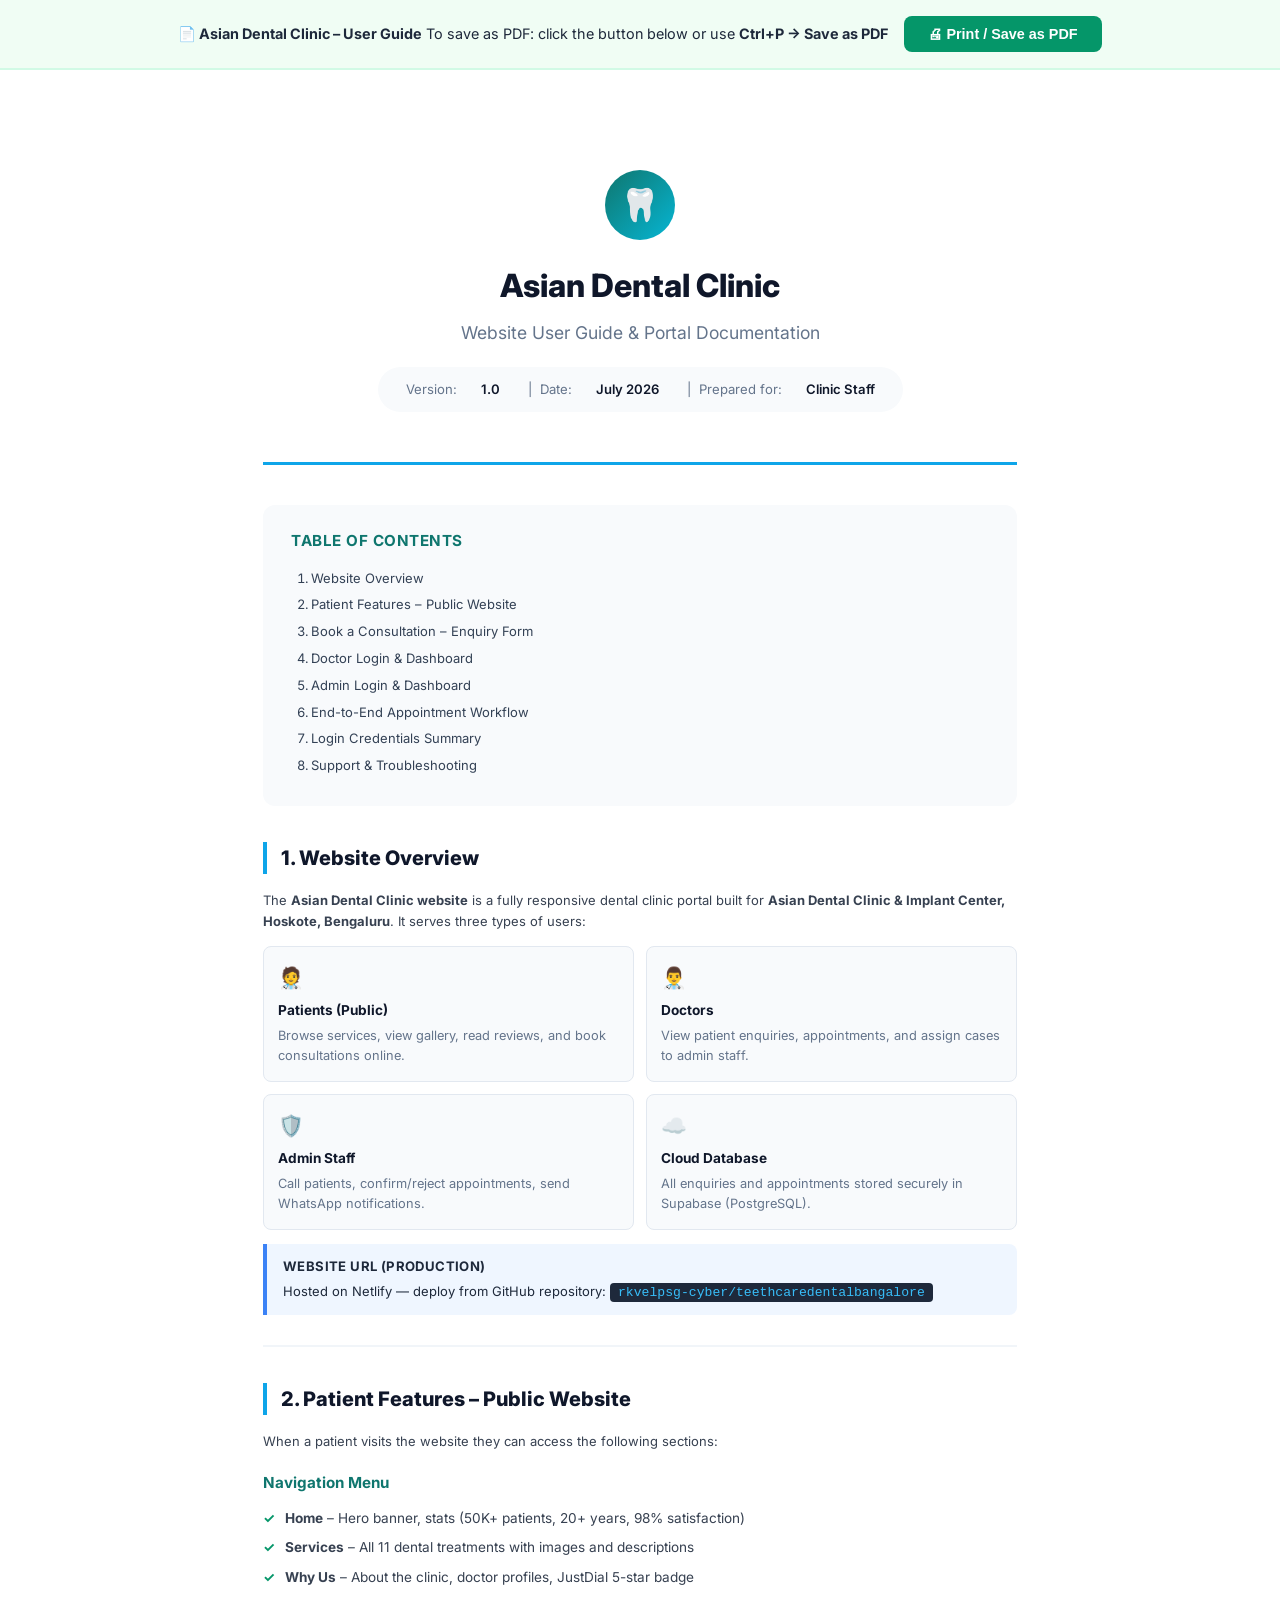
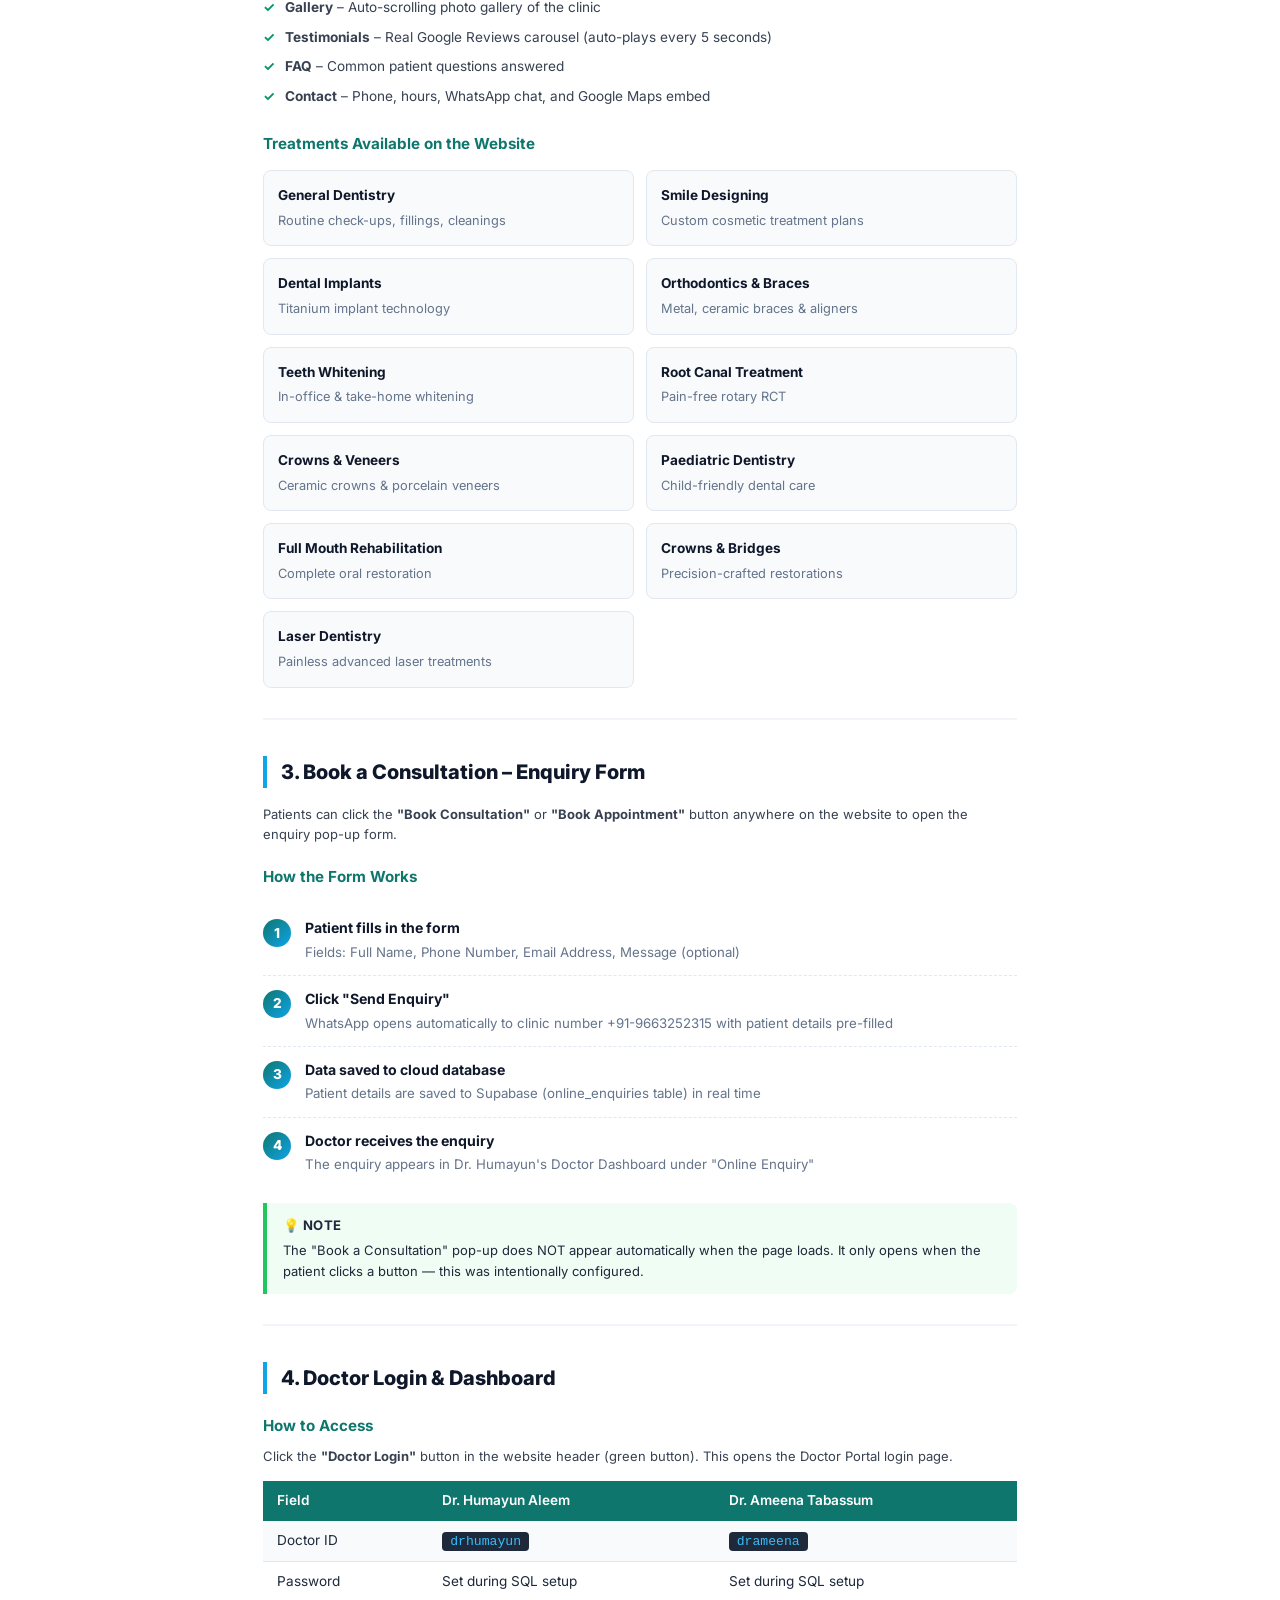
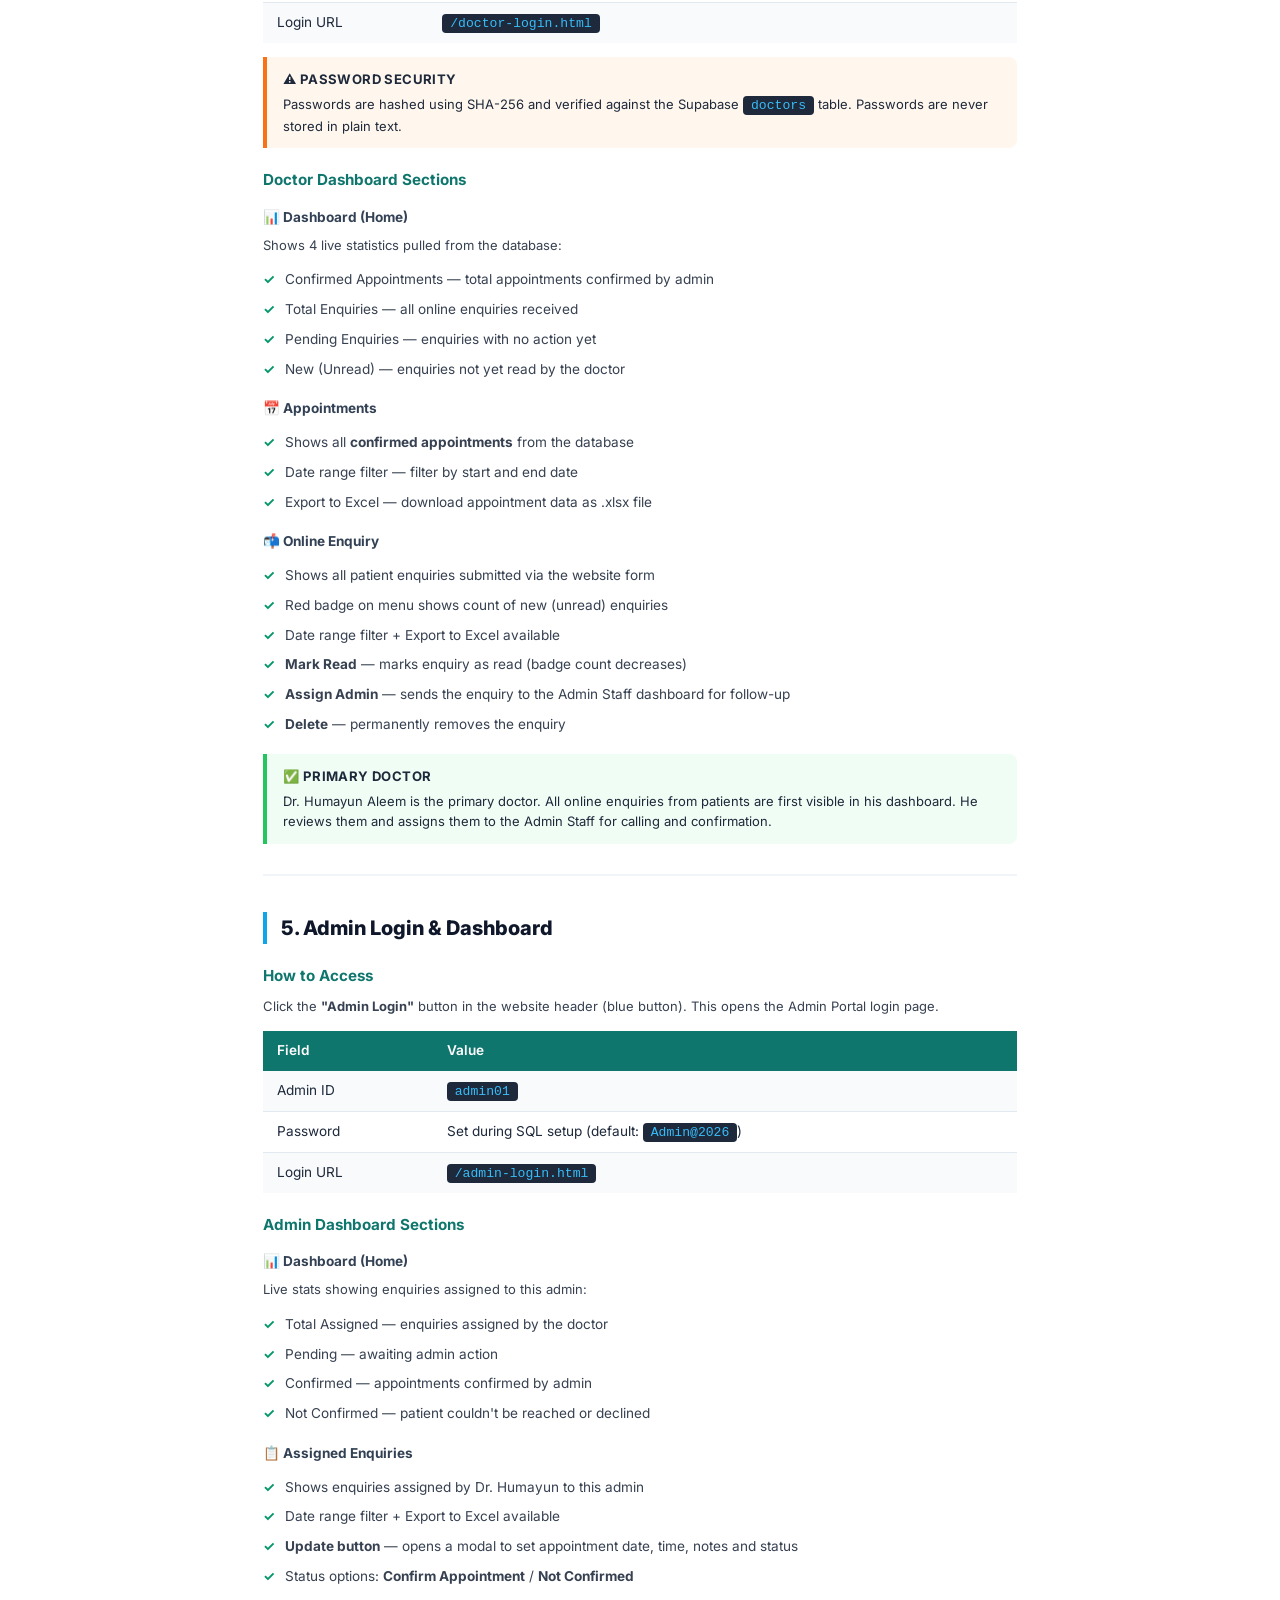
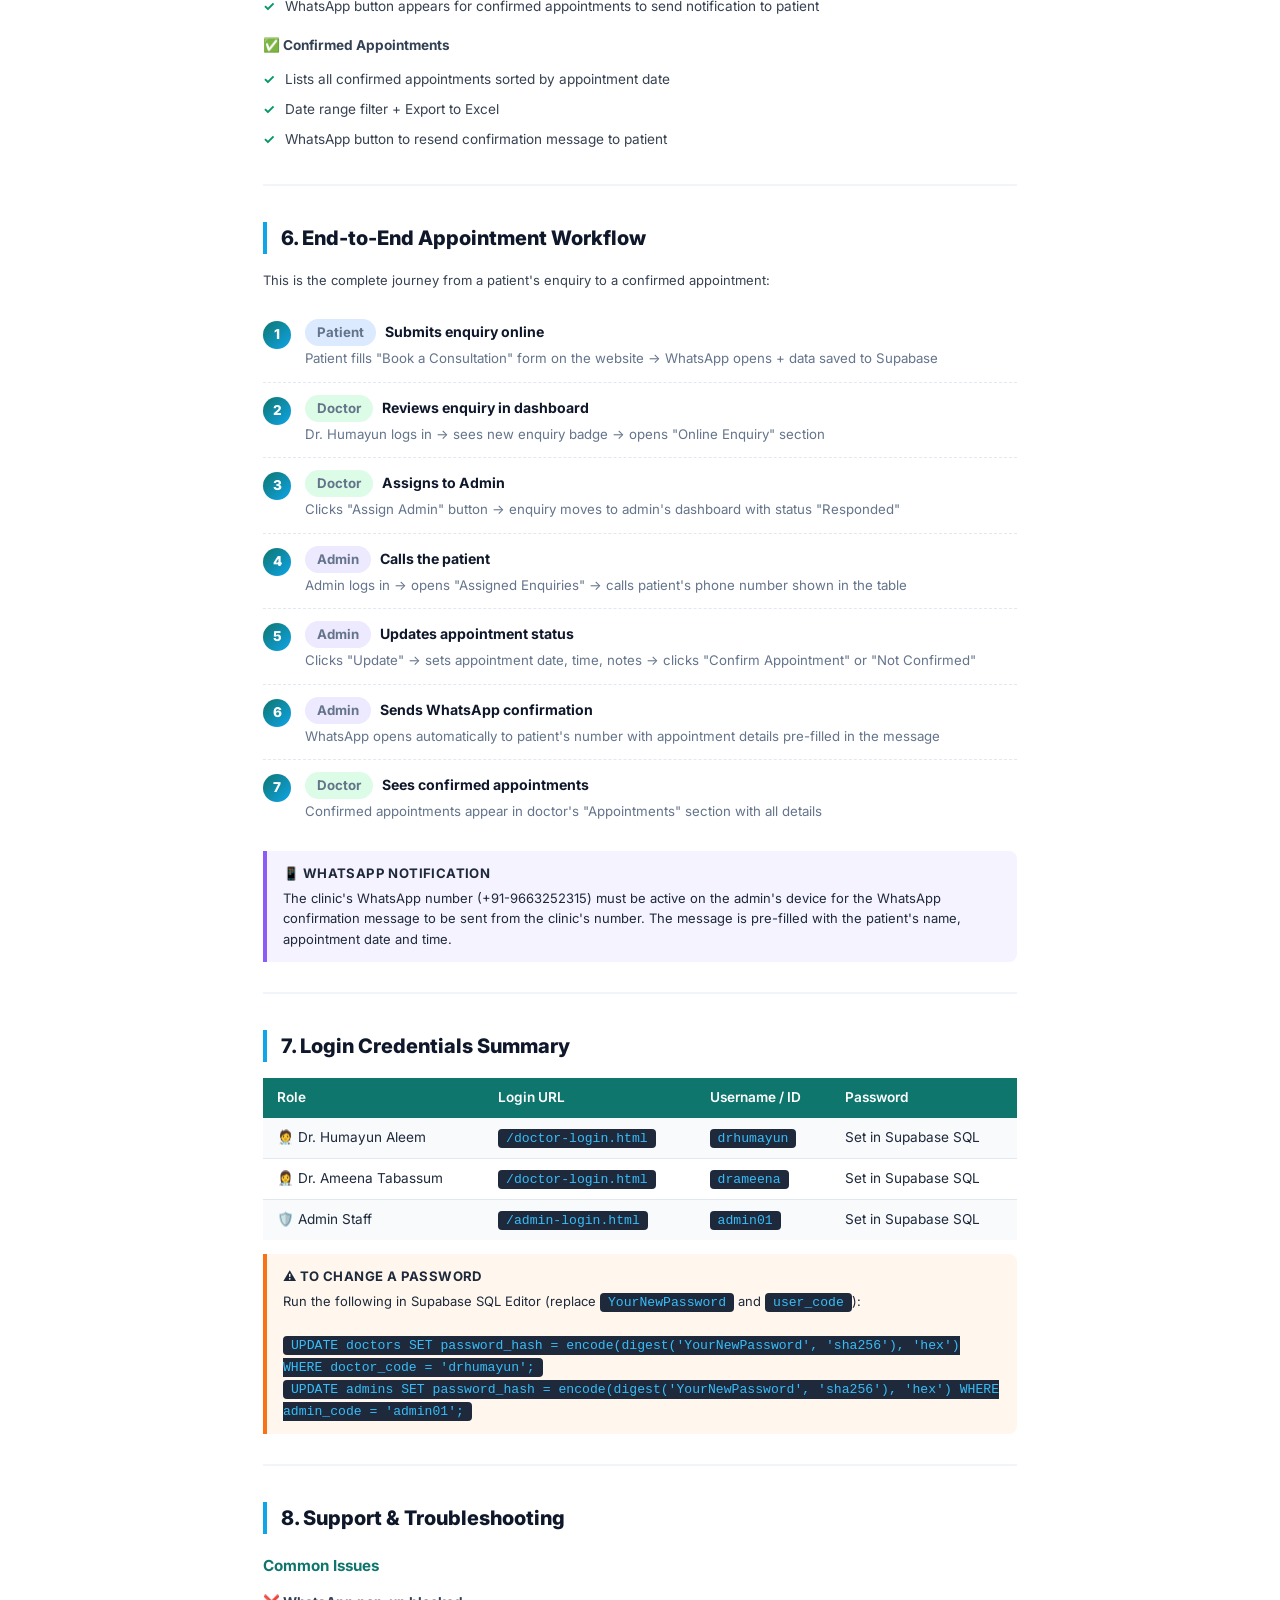
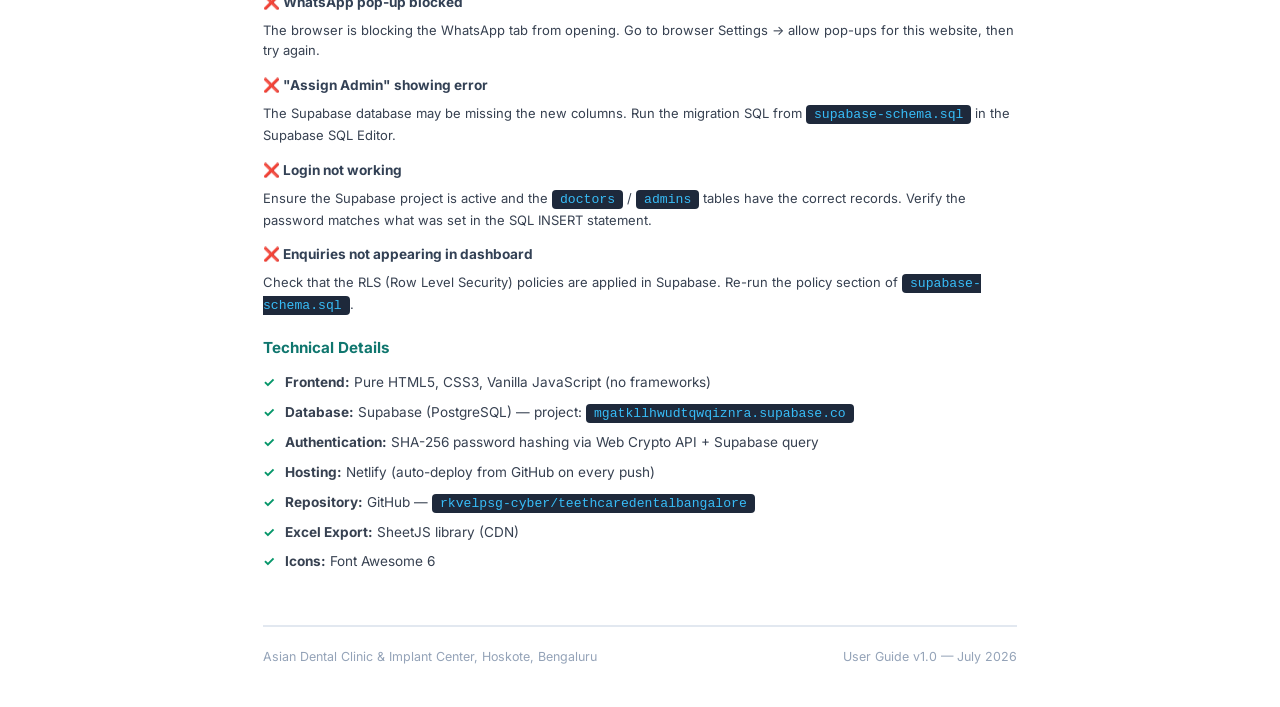
<file: user-guide.html>
<!doctype html>
<html lang="en">
  <head>
    <meta charset="UTF-8" />
    <meta name="viewport" content="width=device-width, initial-scale=1.0" />
    <title>User Guide – Asian Dental Clinic Website</title>
    <style>
      @import url("https://fonts.googleapis.com/css2?family=Inter:wght@300;400;500;600;700;800&display=swap");

      * {
        margin: 0;
        padding: 0;
        box-sizing: border-box;
      }

      body {
        font-family:
          "Inter",
          -apple-system,
          sans-serif;
        color: #1e293b;
        background: #fff;
        font-size: 13px;
        line-height: 1.6;
      }

      /* ── Print styles ── */
      @media print {
        .no-print {
          display: none !important;
        }
        body {
          font-size: 11px;
        }
        .page-break {
          page-break-before: always;
        }
        section {
          page-break-inside: avoid;
        }
      }

      /* ── Layout ── */
      .wrapper {
        max-width: 850px;
        margin: 0 auto;
        padding: 40px 48px;
      }

      /* ── Print button ── */
      .no-print {
        text-align: center;
        padding: 16px;
        background: #f0fdf4;
        border-bottom: 2px solid #d1fae5;
        font-size: 0.9rem;
      }
      .btn-print {
        background: #059669;
        color: #fff;
        border: none;
        padding: 10px 24px;
        border-radius: 8px;
        cursor: pointer;
        font-weight: 700;
        font-size: 0.9rem;
        margin-left: 12px;
      }
      .btn-print:hover {
        background: #047857;
      }

      /* ── Cover page ── */
      .cover {
        text-align: center;
        padding: 60px 0 50px;
        border-bottom: 3px solid #0ea5e9;
        margin-bottom: 40px;
      }
      .cover-logo {
        width: 70px;
        height: 70px;
        background: linear-gradient(135deg, #0f766e, #06b6d4);
        border-radius: 50%;
        display: flex;
        align-items: center;
        justify-content: center;
        margin: 0 auto 20px;
        font-size: 2rem;
        color: #fff;
      }
      .cover h1 {
        font-size: 2rem;
        font-weight: 800;
        color: #0f172a;
        margin-bottom: 8px;
      }
      .cover h2 {
        font-size: 1.1rem;
        font-weight: 400;
        color: #64748b;
        margin-bottom: 20px;
      }
      .cover .meta {
        display: inline-flex;
        gap: 24px;
        background: #f8fafc;
        padding: 12px 28px;
        border-radius: 50px;
        font-size: 0.82rem;
        color: #64748b;
      }
      .cover .meta span {
        font-weight: 600;
        color: #0f172a;
      }

      /* ── TOC ── */
      .toc {
        background: #f8fafc;
        border-radius: 12px;
        padding: 24px 28px;
        margin-bottom: 36px;
      }
      .toc h3 {
        font-size: 0.95rem;
        font-weight: 700;
        color: #0f766e;
        margin-bottom: 14px;
        text-transform: uppercase;
        letter-spacing: 0.5px;
      }
      .toc ol {
        padding-left: 20px;
      }
      .toc li {
        margin-bottom: 6px;
        color: #334155;
      }
      .toc a {
        color: #0ea5e9;
        text-decoration: none;
      }

      /* ── Section headings ── */
      h2.section-title {
        font-size: 1.25rem;
        font-weight: 800;
        color: #0f172a;
        border-left: 4px solid #0ea5e9;
        padding-left: 14px;
        margin: 36px 0 16px;
      }
      h3.sub-title {
        font-size: 0.95rem;
        font-weight: 700;
        color: #0f766e;
        margin: 20px 0 8px;
      }
      h4.mini-title {
        font-size: 0.85rem;
        font-weight: 700;
        color: #334155;
        margin: 14px 0 6px;
      }

      p {
        margin-bottom: 10px;
        color: #374151;
      }

      /* ── Info box ── */
      .info-box {
        background: #eff6ff;
        border-left: 4px solid #3b82f6;
        border-radius: 0 8px 8px 0;
        padding: 12px 16px;
        margin: 14px 0;
      }
      .info-box.green {
        background: #f0fdf4;
        border-color: #22c55e;
      }
      .info-box.orange {
        background: #fff7ed;
        border-color: #f97316;
      }
      .info-box.purple {
        background: #f5f3ff;
        border-color: #8b5cf6;
      }
      .info-box strong {
        display: block;
        margin-bottom: 4px;
        font-size: 0.82rem;
        text-transform: uppercase;
        letter-spacing: 0.4px;
      }

      /* ── Credential table ── */
      .cred-table {
        width: 100%;
        border-collapse: collapse;
        margin: 14px 0;
        font-size: 0.85rem;
      }
      .cred-table th {
        background: #0f766e;
        color: #fff;
        padding: 9px 14px;
        text-align: left;
        font-weight: 600;
      }
      .cred-table td {
        padding: 9px 14px;
        border-bottom: 1px solid #e2e8f0;
      }
      .cred-table tr:last-child td {
        border-bottom: none;
      }
      .cred-table tr:nth-child(even) td {
        background: #f8fafc;
      }
      code {
        background: #1e293b;
        color: #38bdf8;
        padding: 2px 8px;
        border-radius: 4px;
        font-size: 0.82rem;
        font-family: "Courier New", monospace;
      }

      /* ── Flow steps ── */
      .flow {
        display: flex;
        flex-direction: column;
        gap: 0;
        margin: 16px 0;
      }
      .flow-step {
        display: flex;
        align-items: flex-start;
        gap: 14px;
        padding: 12px 0;
        border-bottom: 1px dashed #e2e8f0;
      }
      .flow-step:last-child {
        border-bottom: none;
      }
      .flow-num {
        width: 28px;
        height: 28px;
        border-radius: 50%;
        background: linear-gradient(135deg, #0f766e, #0ea5e9);
        color: #fff;
        font-weight: 800;
        font-size: 0.85rem;
        display: flex;
        align-items: center;
        justify-content: center;
        flex-shrink: 0;
        margin-top: 2px;
      }
      .flow-content strong {
        display: block;
        font-size: 0.88rem;
        color: #0f172a;
        margin-bottom: 2px;
      }
      .flow-content span {
        font-size: 0.83rem;
        color: #64748b;
      }

      /* ── Feature grid ── */
      .feature-grid {
        display: grid;
        grid-template-columns: 1fr 1fr;
        gap: 12px;
        margin: 14px 0;
      }
      .feature-card {
        background: #f8fafc;
        border: 1px solid #e2e8f0;
        border-radius: 8px;
        padding: 14px;
      }
      .feature-card .icon {
        font-size: 1.3rem;
        margin-bottom: 6px;
      }
      .feature-card h4 {
        font-size: 0.85rem;
        font-weight: 700;
        color: #0f172a;
        margin-bottom: 4px;
      }
      .feature-card p {
        font-size: 0.8rem;
        color: #64748b;
        margin: 0;
      }

      /* ── Role badge ── */
      .role-badge {
        display: inline-block;
        padding: 3px 12px;
        border-radius: 20px;
        font-size: 0.75rem;
        font-weight: 700;
        margin-right: 6px;
      }
      .badge-patient {
        background: #dbeafe;
        color: #1d4ed8;
      }
      .badge-doctor {
        background: #dcfce7;
        color: #15803d;
      }
      .badge-admin {
        background: #ede9fe;
        color: #6d28d9;
      }

      /* ── Divider ── */
      .divider {
        border: none;
        border-top: 2px solid #f1f5f9;
        margin: 30px 0;
      }

      /* ── Footer ── */
      .doc-footer {
        margin-top: 48px;
        padding-top: 20px;
        border-top: 2px solid #e2e8f0;
        display: flex;
        justify-content: space-between;
        font-size: 0.78rem;
        color: #94a3b8;
      }

      ul.check-list {
        list-style: none;
        padding: 0;
        margin: 8px 0;
      }
      ul.check-list li {
        padding: 4px 0;
        padding-left: 22px;
        position: relative;
        font-size: 0.85rem;
        color: #374151;
      }
      ul.check-list li::before {
        content: "✓";
        position: absolute;
        left: 0;
        color: #059669;
        font-weight: 700;
      }
    </style>
  </head>
  <body>
    <div class="no-print">
      <strong>📄 Asian Dental Clinic – User Guide</strong>
      To save as PDF: click the button below or use
      <strong>Ctrl+P → Save as PDF</strong>
      <button class="btn-print" onclick="window.print()">
        🖨 Print / Save as PDF
      </button>
    </div>

    <div class="wrapper">
      <!-- COVER -->
      <div class="cover">
        <div class="cover-logo">🦷</div>
        <h1>Asian Dental Clinic</h1>
        <h2>Website User Guide &amp; Portal Documentation</h2>
        <div class="meta">
          Version: <span>1.0</span> &nbsp;|&nbsp; Date:
          <span>July 2026</span> &nbsp;|&nbsp; Prepared for:
          <span>Clinic Staff</span>
        </div>
      </div>

      <!-- TABLE OF CONTENTS -->
      <div class="toc">
        <h3>Table of Contents</h3>
        <ol>
          <li>Website Overview</li>
          <li>Patient Features – Public Website</li>
          <li>Book a Consultation – Enquiry Form</li>
          <li>Doctor Login &amp; Dashboard</li>
          <li>Admin Login &amp; Dashboard</li>
          <li>End-to-End Appointment Workflow</li>
          <li>Login Credentials Summary</li>
          <li>Support &amp; Troubleshooting</li>
        </ol>
      </div>

      <!-- 1. WEBSITE OVERVIEW -->
      <h2 class="section-title">1. Website Overview</h2>
      <p>
        The <strong>Asian Dental Clinic website</strong> is a fully responsive
        dental clinic portal built for
        <strong
          >Asian Dental Clinic &amp; Implant Center, Hoskote, Bengaluru</strong
        >. It serves three types of users:
      </p>
      <div class="feature-grid">
        <div class="feature-card">
          <div class="icon">🧑‍⚕️</div>
          <h4>Patients (Public)</h4>
          <p>
            Browse services, view gallery, read reviews, and book consultations
            online.
          </p>
        </div>
        <div class="feature-card">
          <div class="icon">👨‍⚕️</div>
          <h4>Doctors</h4>
          <p>
            View patient enquiries, appointments, and assign cases to admin
            staff.
          </p>
        </div>
        <div class="feature-card">
          <div class="icon">🛡️</div>
          <h4>Admin Staff</h4>
          <p>
            Call patients, confirm/reject appointments, send WhatsApp
            notifications.
          </p>
        </div>
        <div class="feature-card">
          <div class="icon">☁️</div>
          <h4>Cloud Database</h4>
          <p>
            All enquiries and appointments stored securely in Supabase
            (PostgreSQL).
          </p>
        </div>
      </div>

      <div class="info-box">
        <strong>Website URL (Production)</strong>
        Hosted on Netlify — deploy from GitHub repository:
        <code>rkvelpsg-cyber/teethcaredentalbangalore</code>
      </div>

      <hr class="divider" />

      <!-- 2. PATIENT FEATURES -->
      <h2 class="section-title">2. Patient Features – Public Website</h2>
      <p>
        When a patient visits the website they can access the following
        sections:
      </p>

      <h3 class="sub-title">Navigation Menu</h3>
      <ul class="check-list">
        <li>
          <strong>Home</strong> – Hero banner, stats (50K+ patients, 20+ years,
          98% satisfaction)
        </li>
        <li>
          <strong>Services</strong> – All 11 dental treatments with images and
          descriptions
        </li>
        <li>
          <strong>Why Us</strong> – About the clinic, doctor profiles, JustDial
          5-star badge
        </li>
        <li>
          <strong>Gallery</strong> – Auto-scrolling photo gallery of the clinic
        </li>
        <li>
          <strong>Testimonials</strong> – Real Google Reviews carousel
          (auto-plays every 5 seconds)
        </li>
        <li><strong>FAQ</strong> – Common patient questions answered</li>
        <li>
          <strong>Contact</strong> – Phone, hours, WhatsApp chat, and Google
          Maps embed
        </li>
      </ul>

      <h3 class="sub-title">Treatments Available on the Website</h3>
      <div class="feature-grid">
        <div class="feature-card">
          <h4>General Dentistry</h4>
          <p>Routine check-ups, fillings, cleanings</p>
        </div>
        <div class="feature-card">
          <h4>Smile Designing</h4>
          <p>Custom cosmetic treatment plans</p>
        </div>
        <div class="feature-card">
          <h4>Dental Implants</h4>
          <p>Titanium implant technology</p>
        </div>
        <div class="feature-card">
          <h4>Orthodontics &amp; Braces</h4>
          <p>Metal, ceramic braces &amp; aligners</p>
        </div>
        <div class="feature-card">
          <h4>Teeth Whitening</h4>
          <p>In-office &amp; take-home whitening</p>
        </div>
        <div class="feature-card">
          <h4>Root Canal Treatment</h4>
          <p>Pain-free rotary RCT</p>
        </div>
        <div class="feature-card">
          <h4>Crowns &amp; Veneers</h4>
          <p>Ceramic crowns &amp; porcelain veneers</p>
        </div>
        <div class="feature-card">
          <h4>Paediatric Dentistry</h4>
          <p>Child-friendly dental care</p>
        </div>
        <div class="feature-card">
          <h4>Full Mouth Rehabilitation</h4>
          <p>Complete oral restoration</p>
        </div>
        <div class="feature-card">
          <h4>Crowns &amp; Bridges</h4>
          <p>Precision-crafted restorations</p>
        </div>
        <div class="feature-card">
          <h4>Laser Dentistry</h4>
          <p>Painless advanced laser treatments</p>
        </div>
      </div>

      <hr class="divider" />

      <!-- 3. BOOK CONSULTATION -->
      <h2 class="section-title">3. Book a Consultation – Enquiry Form</h2>
      <p>
        Patients can click the <strong>"Book Consultation"</strong> or
        <strong>"Book Appointment"</strong> button anywhere on the website to
        open the enquiry pop-up form.
      </p>

      <h3 class="sub-title">How the Form Works</h3>
      <div class="flow">
        <div class="flow-step">
          <div class="flow-num">1</div>
          <div class="flow-content">
            <strong>Patient fills in the form</strong>
            <span
              >Fields: Full Name, Phone Number, Email Address, Message
              (optional)</span
            >
          </div>
        </div>
        <div class="flow-step">
          <div class="flow-num">2</div>
          <div class="flow-content">
            <strong>Click "Send Enquiry"</strong>
            <span
              >WhatsApp opens automatically to clinic number +91-9663252315 with
              patient details pre-filled</span
            >
          </div>
        </div>
        <div class="flow-step">
          <div class="flow-num">3</div>
          <div class="flow-content">
            <strong>Data saved to cloud database</strong>
            <span
              >Patient details are saved to Supabase (online_enquiries table) in
              real time</span
            >
          </div>
        </div>
        <div class="flow-step">
          <div class="flow-num">4</div>
          <div class="flow-content">
            <strong>Doctor receives the enquiry</strong>
            <span
              >The enquiry appears in Dr. Humayun's Doctor Dashboard under
              "Online Enquiry"</span
            >
          </div>
        </div>
      </div>

      <div class="info-box green">
        <strong>💡 Note</strong>
        The "Book a Consultation" pop-up does NOT appear automatically when the
        page loads. It only opens when the patient clicks a button — this was
        intentionally configured.
      </div>

      <hr class="divider" />

      <!-- 4. DOCTOR LOGIN -->
      <div class="page-break"></div>
      <h2 class="section-title">4. Doctor Login &amp; Dashboard</h2>

      <h3 class="sub-title">How to Access</h3>
      <p>
        Click the <strong>"Doctor Login"</strong> button in the website header
        (green button). This opens the Doctor Portal login page.
      </p>

      <table class="cred-table">
        <tr>
          <th>Field</th>
          <th>Dr. Humayun Aleem</th>
          <th>Dr. Ameena Tabassum</th>
        </tr>
        <tr>
          <td>Doctor ID</td>
          <td><code>drhumayun</code></td>
          <td><code>drameena</code></td>
        </tr>
        <tr>
          <td>Password</td>
          <td>Set during SQL setup</td>
          <td>Set during SQL setup</td>
        </tr>
        <tr>
          <td>Login URL</td>
          <td colspan="2"><code>/doctor-login.html</code></td>
        </tr>
      </table>

      <div class="info-box orange">
        <strong>⚠️ Password Security</strong>
        Passwords are hashed using SHA-256 and verified against the Supabase
        <code>doctors</code> table. Passwords are never stored in plain text.
      </div>

      <h3 class="sub-title">Doctor Dashboard Sections</h3>

      <h4 class="mini-title">📊 Dashboard (Home)</h4>
      <p>Shows 4 live statistics pulled from the database:</p>
      <ul class="check-list">
        <li>Confirmed Appointments — total appointments confirmed by admin</li>
        <li>Total Enquiries — all online enquiries received</li>
        <li>Pending Enquiries — enquiries with no action yet</li>
        <li>New (Unread) — enquiries not yet read by the doctor</li>
      </ul>

      <h4 class="mini-title">📅 Appointments</h4>
      <ul class="check-list">
        <li>
          Shows all <strong>confirmed appointments</strong> from the database
        </li>
        <li>Date range filter — filter by start and end date</li>
        <li>Export to Excel — download appointment data as .xlsx file</li>
      </ul>

      <h4 class="mini-title">📬 Online Enquiry</h4>
      <ul class="check-list">
        <li>Shows all patient enquiries submitted via the website form</li>
        <li>Red badge on menu shows count of new (unread) enquiries</li>
        <li>Date range filter + Export to Excel available</li>
        <li>
          <strong>Mark Read</strong> — marks enquiry as read (badge count
          decreases)
        </li>
        <li>
          <strong>Assign Admin</strong> — sends the enquiry to the Admin Staff
          dashboard for follow-up
        </li>
        <li><strong>Delete</strong> — permanently removes the enquiry</li>
      </ul>

      <div class="info-box green">
        <strong>✅ Primary Doctor</strong>
        Dr. Humayun Aleem is the primary doctor. All online enquiries from
        patients are first visible in his dashboard. He reviews them and assigns
        them to the Admin Staff for calling and confirmation.
      </div>

      <hr class="divider" />

      <!-- 5. ADMIN LOGIN -->
      <h2 class="section-title">5. Admin Login &amp; Dashboard</h2>

      <h3 class="sub-title">How to Access</h3>
      <p>
        Click the <strong>"Admin Login"</strong> button in the website header
        (blue button). This opens the Admin Portal login page.
      </p>

      <table class="cred-table">
        <tr>
          <th>Field</th>
          <th>Value</th>
        </tr>
        <tr>
          <td>Admin ID</td>
          <td><code>admin01</code></td>
        </tr>
        <tr>
          <td>Password</td>
          <td>Set during SQL setup (default: <code>Admin@2026</code>)</td>
        </tr>
        <tr>
          <td>Login URL</td>
          <td><code>/admin-login.html</code></td>
        </tr>
      </table>

      <h3 class="sub-title">Admin Dashboard Sections</h3>

      <h4 class="mini-title">📊 Dashboard (Home)</h4>
      <p>Live stats showing enquiries assigned to this admin:</p>
      <ul class="check-list">
        <li>Total Assigned — enquiries assigned by the doctor</li>
        <li>Pending — awaiting admin action</li>
        <li>Confirmed — appointments confirmed by admin</li>
        <li>Not Confirmed — patient couldn't be reached or declined</li>
      </ul>

      <h4 class="mini-title">📋 Assigned Enquiries</h4>
      <ul class="check-list">
        <li>Shows enquiries assigned by Dr. Humayun to this admin</li>
        <li>Date range filter + Export to Excel available</li>
        <li>
          <strong>Update button</strong> — opens a modal to set appointment
          date, time, notes and status
        </li>
        <li>
          Status options: <strong>Confirm Appointment</strong> /
          <strong>Not Confirmed</strong>
        </li>
        <li>
          WhatsApp button appears for confirmed appointments to send
          notification to patient
        </li>
      </ul>

      <h4 class="mini-title">✅ Confirmed Appointments</h4>
      <ul class="check-list">
        <li>Lists all confirmed appointments sorted by appointment date</li>
        <li>Date range filter + Export to Excel</li>
        <li>WhatsApp button to resend confirmation message to patient</li>
      </ul>

      <hr class="divider" />

      <!-- 6. WORKFLOW -->
      <div class="page-break"></div>
      <h2 class="section-title">6. End-to-End Appointment Workflow</h2>
      <p>
        This is the complete journey from a patient's enquiry to a confirmed
        appointment:
      </p>

      <div class="flow">
        <div class="flow-step">
          <div class="flow-num">1</div>
          <div class="flow-content">
            <strong
              ><span class="role-badge badge-patient">Patient</span> Submits
              enquiry online</strong
            >
            <span
              >Patient fills "Book a Consultation" form on the website →
              WhatsApp opens + data saved to Supabase</span
            >
          </div>
        </div>
        <div class="flow-step">
          <div class="flow-num">2</div>
          <div class="flow-content">
            <strong
              ><span class="role-badge badge-doctor">Doctor</span> Reviews
              enquiry in dashboard</strong
            >
            <span
              >Dr. Humayun logs in → sees new enquiry badge → opens "Online
              Enquiry" section</span
            >
          </div>
        </div>
        <div class="flow-step">
          <div class="flow-num">3</div>
          <div class="flow-content">
            <strong
              ><span class="role-badge badge-doctor">Doctor</span> Assigns to
              Admin</strong
            >
            <span
              >Clicks "Assign Admin" button → enquiry moves to admin's dashboard
              with status "Responded"</span
            >
          </div>
        </div>
        <div class="flow-step">
          <div class="flow-num">4</div>
          <div class="flow-content">
            <strong
              ><span class="role-badge badge-admin">Admin</span> Calls the
              patient</strong
            >
            <span
              >Admin logs in → opens "Assigned Enquiries" → calls patient's
              phone number shown in the table</span
            >
          </div>
        </div>
        <div class="flow-step">
          <div class="flow-num">5</div>
          <div class="flow-content">
            <strong
              ><span class="role-badge badge-admin">Admin</span> Updates
              appointment status</strong
            >
            <span
              >Clicks "Update" → sets appointment date, time, notes → clicks
              "Confirm Appointment" or "Not Confirmed"</span
            >
          </div>
        </div>
        <div class="flow-step">
          <div class="flow-num">6</div>
          <div class="flow-content">
            <strong
              ><span class="role-badge badge-admin">Admin</span> Sends WhatsApp
              confirmation</strong
            >
            <span
              >WhatsApp opens automatically to patient's number with appointment
              details pre-filled in the message</span
            >
          </div>
        </div>
        <div class="flow-step">
          <div class="flow-num">7</div>
          <div class="flow-content">
            <strong
              ><span class="role-badge badge-doctor">Doctor</span> Sees
              confirmed appointments</strong
            >
            <span
              >Confirmed appointments appear in doctor's "Appointments" section
              with all details</span
            >
          </div>
        </div>
      </div>

      <div class="info-box purple">
        <strong>📱 WhatsApp Notification</strong>
        The clinic's WhatsApp number (+91-9663252315) must be active on the
        admin's device for the WhatsApp confirmation message to be sent from the
        clinic's number. The message is pre-filled with the patient's name,
        appointment date and time.
      </div>

      <hr class="divider" />

      <!-- 7. CREDENTIALS SUMMARY -->
      <h2 class="section-title">7. Login Credentials Summary</h2>

      <table class="cred-table">
        <tr>
          <th>Role</th>
          <th>Login URL</th>
          <th>Username / ID</th>
          <th>Password</th>
        </tr>
        <tr>
          <td>🧑‍⚕️ Dr. Humayun Aleem</td>
          <td><code>/doctor-login.html</code></td>
          <td><code>drhumayun</code></td>
          <td>Set in Supabase SQL</td>
        </tr>
        <tr>
          <td>👩‍⚕️ Dr. Ameena Tabassum</td>
          <td><code>/doctor-login.html</code></td>
          <td><code>drameena</code></td>
          <td>Set in Supabase SQL</td>
        </tr>
        <tr>
          <td>🛡️ Admin Staff</td>
          <td><code>/admin-login.html</code></td>
          <td><code>admin01</code></td>
          <td>Set in Supabase SQL</td>
        </tr>
      </table>

      <div class="info-box orange">
        <strong>⚠️ To Change a Password</strong>
        Run the following in Supabase SQL Editor (replace
        <code>YourNewPassword</code> and <code>user_code</code>): <br /><br />
        <code
          >UPDATE doctors SET password_hash = encode(digest('YourNewPassword',
          'sha256'), 'hex') WHERE doctor_code = 'drhumayun';</code
        >
        <br />
        <code
          >UPDATE admins SET password_hash = encode(digest('YourNewPassword',
          'sha256'), 'hex') WHERE admin_code = 'admin01';</code
        >
      </div>

      <hr class="divider" />

      <!-- 8. SUPPORT -->
      <h2 class="section-title">8. Support &amp; Troubleshooting</h2>

      <h3 class="sub-title">Common Issues</h3>

      <h4 class="mini-title">❌ WhatsApp pop-up blocked</h4>
      <p>
        The browser is blocking the WhatsApp tab from opening. Go to browser
        Settings → allow pop-ups for this website, then try again.
      </p>

      <h4 class="mini-title">❌ "Assign Admin" showing error</h4>
      <p>
        The Supabase database may be missing the new columns. Run the migration
        SQL from <code>supabase-schema.sql</code> in the Supabase SQL Editor.
      </p>

      <h4 class="mini-title">❌ Login not working</h4>
      <p>
        Ensure the Supabase project is active and the <code>doctors</code> /
        <code>admins</code> tables have the correct records. Verify the password
        matches what was set in the SQL INSERT statement.
      </p>

      <h4 class="mini-title">❌ Enquiries not appearing in dashboard</h4>
      <p>
        Check that the RLS (Row Level Security) policies are applied in
        Supabase. Re-run the policy section of <code>supabase-schema.sql</code>.
      </p>

      <h3 class="sub-title">Technical Details</h3>
      <ul class="check-list">
        <li>
          <strong>Frontend:</strong> Pure HTML5, CSS3, Vanilla JavaScript (no
          frameworks)
        </li>
        <li>
          <strong>Database:</strong> Supabase (PostgreSQL) — project:
          <code>mgatkllhwudtqwqiznra.supabase.co</code>
        </li>
        <li>
          <strong>Authentication:</strong> SHA-256 password hashing via Web
          Crypto API + Supabase query
        </li>
        <li>
          <strong>Hosting:</strong> Netlify (auto-deploy from GitHub on every
          push)
        </li>
        <li>
          <strong>Repository:</strong> GitHub —
          <code>rkvelpsg-cyber/teethcaredentalbangalore</code>
        </li>
        <li><strong>Excel Export:</strong> SheetJS library (CDN)</li>
        <li><strong>Icons:</strong> Font Awesome 6</li>
      </ul>

      <!-- FOOTER -->
      <div class="doc-footer">
        <span
          >Asian Dental Clinic &amp; Implant Center, Hoskote, Bengaluru</span
        >
        <span>User Guide v1.0 — July 2026</span>
      </div>
    </div>
  </body>
</html>
</file>
